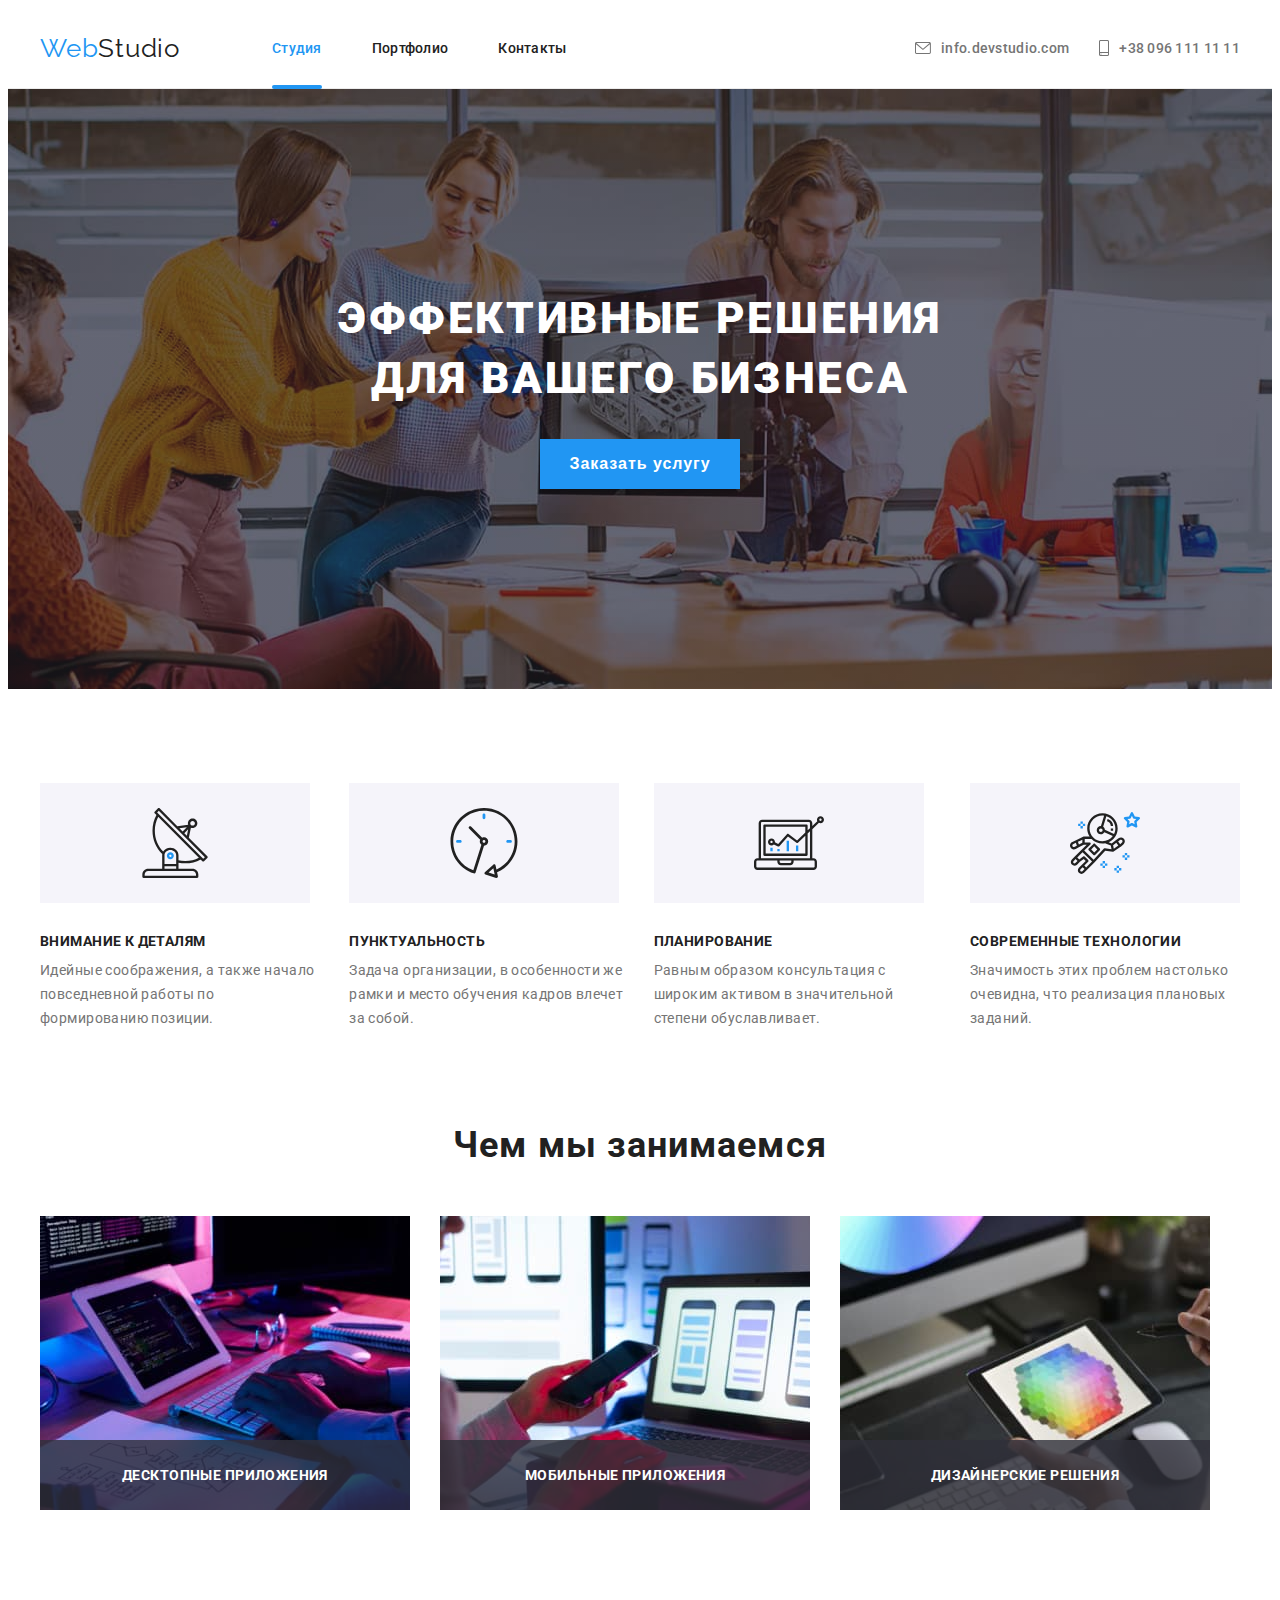
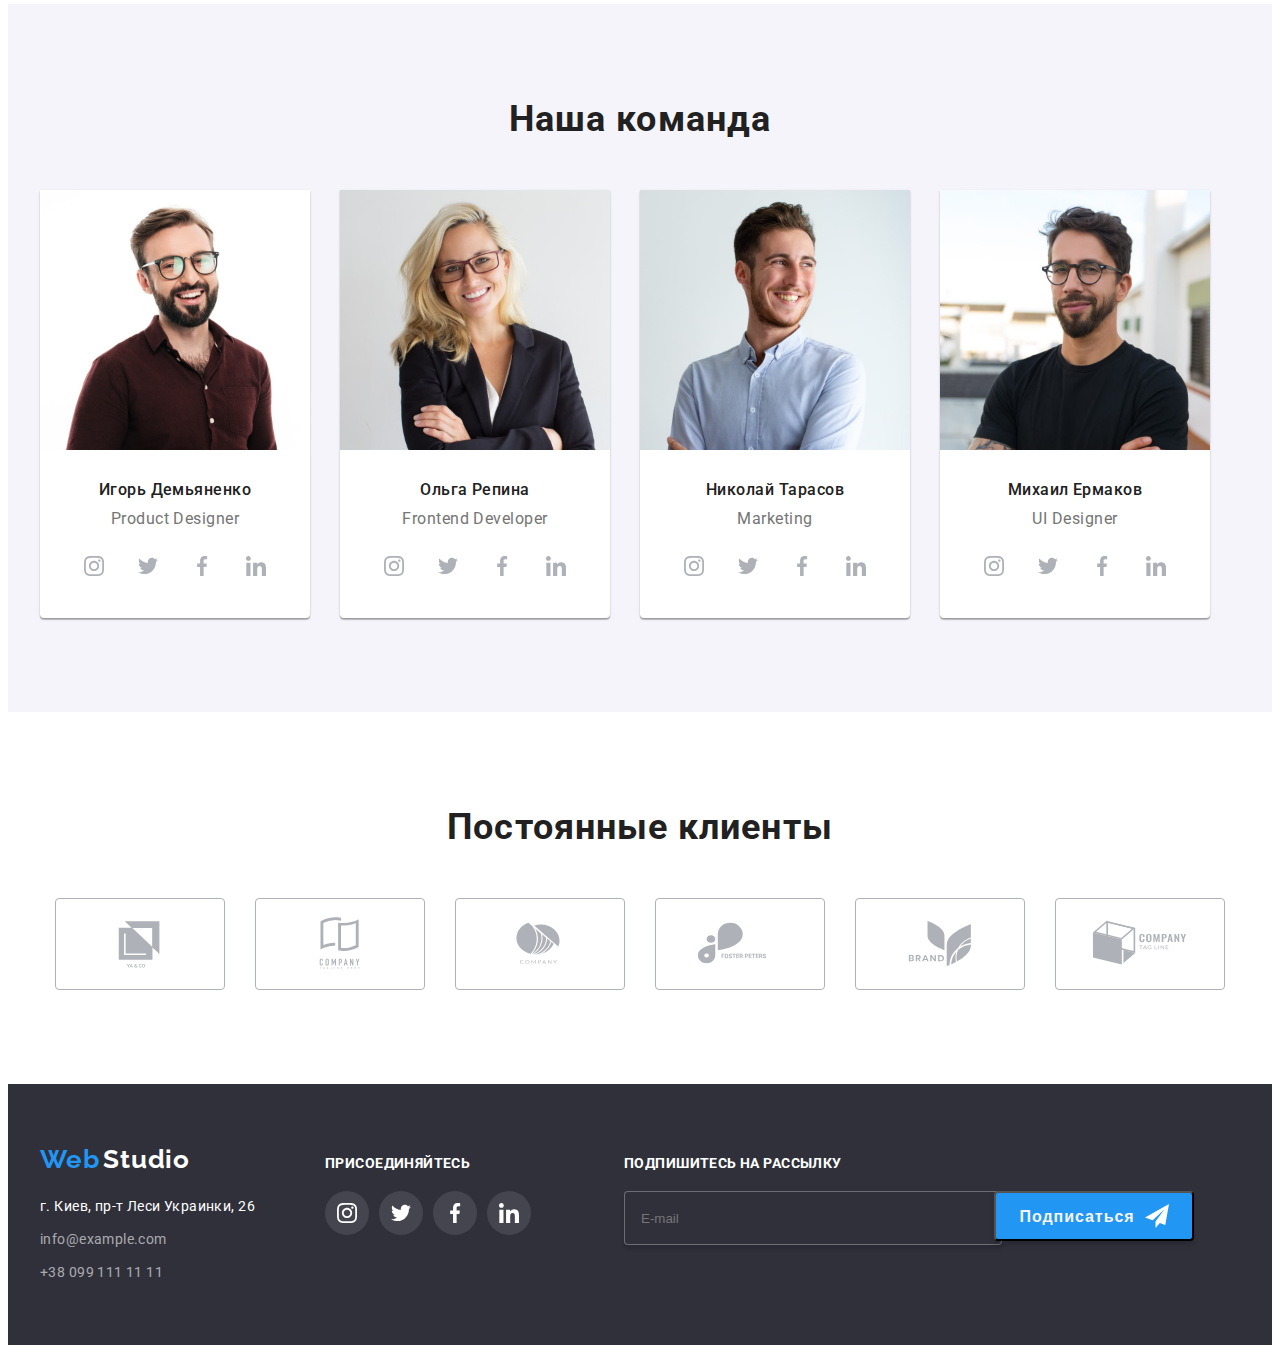
<file: index.html>
<!DOCTYPE html>
<html lang="ru">
<head>
    <meta charset="UTF-8">
    <meta http-equiv="X-UA-Compatible" content="IE=edge">
    <meta name="viewport" content="width=device-width, initial-scale=1.0">
    <link rel="preconnect" href="https://fonts.googleapis.com">
    <link rel="preconnect" href="https://fonts.gstatic.com" crossorigin>
    <link href="https://fonts.googleapis.com/css2?family=Raleway:wght@700&family=Roboto:wght@400;500;700;900&display=swap"
        rel="stylesheet">
    <link rel="stylesheet" href="https://cdnjs.cloudflare.com/ajax/libs/modern-normalize/1.1.0/modern-normalize.min.css"
        integrity="sha512-wpPYUAdjBVSE4KJnH1VR1HeZfpl1ub8YT/NKx4PuQ5NmX2tKuGu6U/JRp5y+Y8XG2tV+wKQpNHVUX03MfMFn9Q=="
        crossorigin="anonymous" referrerpolicy="no-referrer" />
    <link href="./css/styles.css" rel="stylesheet">
    <title>Студия</title>
</head>

<body>
    <!--Шапка-->
<header class="header">
    <div class="container main-nav">
    <nav class="header-nav">
        <a class="header-logo" href="index.html" ><span class="part">Web</span>Studio</a>
    
    <ul class="site-nav">
        <li class="site-nav-item"><a href="index.html" class="link current">Студия</a></li>
        <li class="site-nav-item"><a href="portfolio.html" class="link">Портфолио</a></li>
        <li class="site-nav-item"><a href="" class="link">Контакты</a></li>
    </ul>
    </nav>
    <ul class="auth-nav">
        <li class="auth-nav-item">
        <a class="auth-link" href="mailto:info.devstudio.com"><svg class="auth-link-icon" width="16px" height="12px">
            <use href="./images/icons.svg#icon-envelope"></use>
        </svg><span>info.devstudio.com</span></a></li>
        <li class="auth-nav-item">
        <a class="auth-link" href="tel:+380961111111"><svg class="auth-link-icon" width="10px" height="16px">
        <use href="./images/icons.svg#icon-smartphone"></use></svg> <span>+38 096 111 11 11</span></a></li>
        </ul>
    </div>
</header>
   
    <!--Секция 1--> 
    <main>    
    <section class="hero">
        <div class="container">
            <h1 class="hero-title">Эффективные решения для вашего бизнеса</h1>
            <button type="button" class="button hero-button" data-modal-open>Заказать услугу</button>
            </div>
    </section>

    
    <!--Секция 2-->
    <section class="section">
        <div class="container">
        <h1 class="visually-hidden">Наши преимущества</h1>
        <ul class="features">
        <li class="features-item">
            <div class="features-item-logo"><svg width="70px" height="70px"><use href="./images/icons.svg#icon-antenna"></use></svg></div>
            <h2 class="feature-title">Внимание к деталям</h2>
            <p class="feature-description">Идейные соображения, а также начало повседневной работы по формированию позиции.</p>
        </li>
        <li class="features-item">
            <div class="features-item-logo"><svg width="70px" height="70px"><use href="./images/icons.svg#icon-clock"></use></svg></div>
            <h2 class="feature-title">Пунктуальность</h2>
            <p class="feature-description">Задача организации, в особенности же рамки и место обучения кадров влечет за собой.</p>
        </li>
        <li class="features-item">
            <div class="features-item-logo"><svg width="70px" height="70px"><use href="./images/icons.svg#icon-diagram"></use></svg></div>
            <h2 class="feature-title">Планирование</h2>
            <p class="feature-description">Равным образом консультация с широким активом в значительной степени обуславливает.</p>
        </li>
        <li class="features-item">
            <div class="features-item-logo"><svg width="70px" height="70px"><use href="./images/icons.svg#icon-astronaut"></use></svg></div>
            <h2 class="feature-title">Современные технологии</h2>
            <p class="feature-description">Значимость этих проблем настолько очевидна, что реализация плановых заданий.</p>
        </li>
    </ul>
    </div>
    </section>

    <!--Секция 3-->
    <section class="section work-section">
        <div class="container">
        <h2 class="work-title">Чем мы занимаемся</h2>
        <ul class="work-list">
        <li class="work-list-img"><img src="images/img-1.jpg" alt="программирование" width="370">
        <p class="work-list-item">Десктопные приложения</p>
        </li>
        <li class="work-list-img"><img src="images/img-2.jpg" alt="дизайн и разработка приложений" width="370">
        <p class="work-list-item">Мобильные приложения</p>
        </li>
        <li class="work-list-img"><img src="images/img-3.jpg" alt="веб дизайн" width="370">
        <p class="work-list-item">Дизайнерские решения</p>
        </li>
        </ul>
        </div>
    </section>

    <!--Секция 4-->
    <section class="section section-team ">
        <div class="container">
        <h2 class="section-team-title">Наша команда</h2>
        <ul class="section-team-list" >
        <li class="section-team-item">
            <img class="section-team-img" src="images/photo-1.jpg" alt="сотрудник 1" width="270">
            <div class="section-team-div">
            <h3 class="section-team-name">Игорь Демьяненко</h3>
            <p class="section-team-profession"> Product Designer</p>
            <ul class="section-team-socials">
        <li class="section-team-socials-item"><a class="section-team-socials-link" href=""><svg class="section-team-socials-icon" width="20px" height="20px">
            <use href="./images/icons.svg#icon-instagram"></use></svg></a></li>
        <li class="section-team-socials-item"><a class="section-team-socials-link" href=""><svg class="section-team-socials-icon" width="20px" height="20px">
            <use href="./images/icons.svg#icon-twitter"></use></svg></a></li>
        <li class="section-team-socials-item"><a class="section-team-socials-link" href=""><svg class="section-team-socials-icon" width="20px" height="20px">
            <use href="./images/icons.svg#icon-facebook"></use></svg></a></li>
        <li class="section-team-socials-item"><a class="section-team-socials-link" href=""><svg class="section-team-socials-icon" width="20px" height="20px">
            <use href="./images/icons.svg#icon-linkedin"></use></svg></a></li>
            </ul>
            </div>
        </li >
            <li class="section-team-item">
            <img class="section-team-img" src="images/photo-2.jpg" alt="сотрудник 2" width="270">
            <div class="section-team-div">
            <h3 class="section-team-name">Ольга Репина</h3>
            <p class="section-team-profession">Frontend Developer</p>
            <ul class="section-team-socials">
                <li class="section-team-socials-item"><a class="section-team-socials-link" href=""><svg
                            class="section-team-socials-icon" width="20px" height="20px">
                            <use href="./images/icons.svg#icon-instagram"></use>
                        </svg></a></li>
                <li class="section-team-socials-item"><a class="section-team-socials-link" href=""><svg
                            class="section-team-socials-icon" width="20px" height="20px">
                            <use href="./images/icons.svg#icon-twitter"></use>
                        </svg></a></li>
                <li class="section-team-socials-item"><a class="section-team-socials-link" href=""><svg
                            class="section-team-socials-icon" width="20px" height="20px">
                            <use href="./images/icons.svg#icon-facebook"></use>
                        </svg></a></li>
                <li class="section-team-socials-item"><a class="section-team-socials-link" href=""><svg
                            class="section-team-socials-icon" width="20px" height="20px">
                            <use href="./images/icons.svg#icon-linkedin"></use>
                        </svg></a></li>
            </ul>
            </div>
        </li> 
        <li class="section-team-item">
            <img class="section-team-img" src="images/photo-3.jpg" alt="сотрудник 3" width="270">
            <div class="section-team-div">
            <h3 class="section-team-name">Николай Тарасов</h3>
            <p class="section-team-profession">Marketing</p>
            <ul class="section-team-socials">
                <li class="section-team-socials-item"><a class="section-team-socials-link" href=""><svg
                            class="section-team-socials-icon" width="20px" height="20px">
                            <use href="./images/icons.svg#icon-instagram"></use>
                        </svg></a></li>
                <li class="section-team-socials-item"><a class="section-team-socials-link" href=""><svg
                            class="section-team-socials-icon" width="20px" height="20px">
                            <use href="./images/icons.svg#icon-twitter"></use>
                        </svg></a></li>
                <li class="section-team-socials-item"><a class="section-team-socials-link" href=""><svg
                            class="section-team-socials-icon" width="20px" height="20px">
                            <use href="./images/icons.svg#icon-facebook"></use>
                        </svg></a></li>
                <li class="section-team-socials-item"><a class="section-team-socials-link" href=""><svg
                            class="section-team-socials-icon" width="20px" height="20px">
                            <use href="./images/icons.svg#icon-linkedin"></use>
                        </svg></a></li>
            </ul>
            </div>
        </li>
        <li class="section-team-item">
            <img class="section-team-img" src="images/photo-4.jpg" alt="сотрудник 4" width="270">
            <div class="section-team-div">
            <h3 class="section-team-name">Михаил Ермаков</h3>
            <p class="section-team-profession">UI Designer</p>
            <ul class="section-team-socials">
                <li class="section-team-socials-item"><a class="section-team-socials-link" href=""><svg
                            class="section-team-socials-icon" width="20px" height="20px">
                            <use href="./images/icons.svg#icon-instagram"></use>
                        </svg></a></li>
                <li class="section-team-socials-item"><a class="section-team-socials-link" href=""><svg
                            class="section-team-socials-icon" width="20px" height="20px">
                            <use href="./images/icons.svg#icon-twitter"></use>
                        </svg></a></li>
                <li class="section-team-socials-item"><a class="section-team-socials-link" href=""><svg
                            class="section-team-socials-icon" width="20px" height="20px">
                            <use href="./images/icons.svg#icon-facebook"></use>
                        </svg></a></li>
                <li class="section-team-socials-item"><a class="section-team-socials-link" href=""><svg
                            class="section-team-socials-icon" width="20px" height="20px">
                            <use href="./images/icons.svg#icon-linkedin"></use>
                        </svg></a></li>
            </ul>
            </div>
        </li>
        </ul>
        </div>
    </section>

    <section class="section">
        <div class="container">
            <h2 class="clients-title">Постоянные клиенты</h2>
            <ul class="clients-list">
            <li class="clients-item">
                <a class="clients-link" href=""><svg class="clients-icon" width="106px" height="60px">
                <use href="./images/icons.svg#icon-Logo-1"></use></svg></a>
            </li>
            <li class="clients-item"><a class="clients-link" href=""><svg class="clients-icon" width="106px" height="60px">
                <use href="./images/icons.svg#icon-Logo-2"></use></svg></a>
            </li>
            <li class="clients-item">
                <a class="clients-link" href=""><svg class="clients-icon" width="106px" height="60px">
                <use href="./images/icons.svg#icon-Logo-3"></use></svg></a>
            </li>
            <li class="clients-item">
                <a class="clients-link" href=""><svg class="clients-icon" width="106px" height="60px">
                <use href="./images/icons.svg#icon-Logo-4"></use></svg></a>
            </li>
            <li class="clients-item">
                <a class="clients-link" href=""><svg class="clients-icon" width="106px" height="60px">
                <use href="./images/icons.svg#icon-Logo-5"></use></svg></a>
            </li>
                <li class="clients-item">
                <a class="clients-link" href=""><svg class="clients-icon" width="106px" height="60px">
                <use href="./images/icons.svg#icon-Logo-6"></use></svg></a>
            </li>
            </ul>
        </div>
        </section>
    </main>
    <!--Футер-->
<footer class="footer">
    <div class="container footer-cont">
    <div class="contacts-container">
    <a class="footer-link" href="index.html"><span class="footer-part">Web</span> <span class="footer-logo">Studio</span></a>
    <address class="address">
        <ul class="adress-list">
        <li class="address-item"><a class="main-address" href="https://goo.gl/maps/ChNRFax9xr31JzD28" target="_blank">г. Киев, пр-т Леси Украинки, 26</a></li>
        <li class="address-item"><a class="secondary-address" href="mailto:info@example.com">info@example.com</a></li>
        <li class="address-item"> <a class="thirdly-address" href="tel:+380991111111">+38 099 111 11 11</a></li>
        </ul>
    </address>
    </div>
    <div class="join-container">
    <p class="join-section">Присоединяйтесь</p>
    <ul class="join-section-list">
        <li class="join-section-item"><a class="join-section-link" href=""><svg
                    class="join-section-icon" width="20px" height="20px">
                    <use href="./images/icons.svg#icon-instagram"></use>
                </svg></a></li>
        <li class="join-section-item"><a class="join-section-link" href=""><svg
                    class="join-section-icon" width="20px" height="20px">
                    <use href="./images/icons.svg#icon-twitter"></use>
                </svg></a></li>
        <li class="join-section-item"><a class="join-section-link" href=""><svg
                    class="join-section-icon" width="20px" height="20px">
                    <use href="./images/icons.svg#icon-facebook"></use>
                </svg></a></li>
        <li class="join-section-item"><a class="join-section-link" href=""><svg
                    class="join-section-icon" width="20px" height="20px">
                    <use href="./images/icons.svg#icon-linkedin"></use>
                </svg></a></li>
    </ul>
    </div>
<div class="email-container">
    <p class="email-title">Подпишитесь на рассылку</p>
    <form class="email-form">
        <label for="e-mail"></label>
        <input class="email-input" name="e-mail" type="email" placeholder="E-mail" id="e-mail">
        <button type="submit" class="email-btn">Подписаться <svg class="email-icon-send" width="24px" height="24px">
        <use href="./images/icons.svg#icon-send"></use>
        </svg></button>
    </form>
</div>
</div>
<div class="backdrop is-hidden" data-modal>
    <div class="modal">
        <button class="modal-button" data-modal-close><svg class="modal-icon-close" width="18px" height="18px">
                <use href="./images/icons.svg#icon-close"></use>
            </svg></button>
        <form class="modal-form">
            <p class="modal-title">Оставьте свои данные, мы вам перезвоним</p>
            <div class="form-field">
            <label class="modal-label" for="text">Имя</label>
            <input class="modal-input" type="text" name="name" id="text">
            <svg class="modal-icon" width="18px" height="18px">
                <use href="./images/icons.svg#icon-person"></use>
            </svg>
            </div>

            <div class="form-field">
            <label class="modal-label" for="tel">Телефон</label>
            <input class="modal-input" type="tel" name="tel" id="tel">
            <svg class="modal-icon" width="18px" height="18px">
            <use href="./images/icons.svg#icon-phone"></use>
            </svg>
            </div>
            
             <div class="form-field">
            <label class="modal-label" for="email">Почта</label>
            <input class="modal-input" type="email" name="email" id="email">
            <svg class="modal-icon" width="18px" height="18px">
            <use href="./images/icons.svg#icon-email"></use>
            </svg>
             </div>

             <div class="form-field">
            <label class="modal-label" for="commentaries">Комментарий</label>
            <textarea class="modal-textarea" name="commentaries" id="commentaries" placeholder="Введите текст"></textarea>
            </div>

            <div class="checkbox">
           <label class="checkbox-label" for="agree">
                <input class="checkbox-input" type="checkbox" name="agree" value="agree" id="agree" />
                <span class="check-icon"></span>
                <p class="checkbox-text">Соглашаюсь с рассылкой и принимаю <a class="checkbox-link" href="">Условия договора</a> </p>
            </label>
            </div>

            <div class="modal-send">
            <button type="submit" class="modal-send-button">Отправить</button>
            </div>
        </form>
    </div>
</div>
    </footer>
    <script src="./js/modal.js"></script>
</body>
</html>
</file>
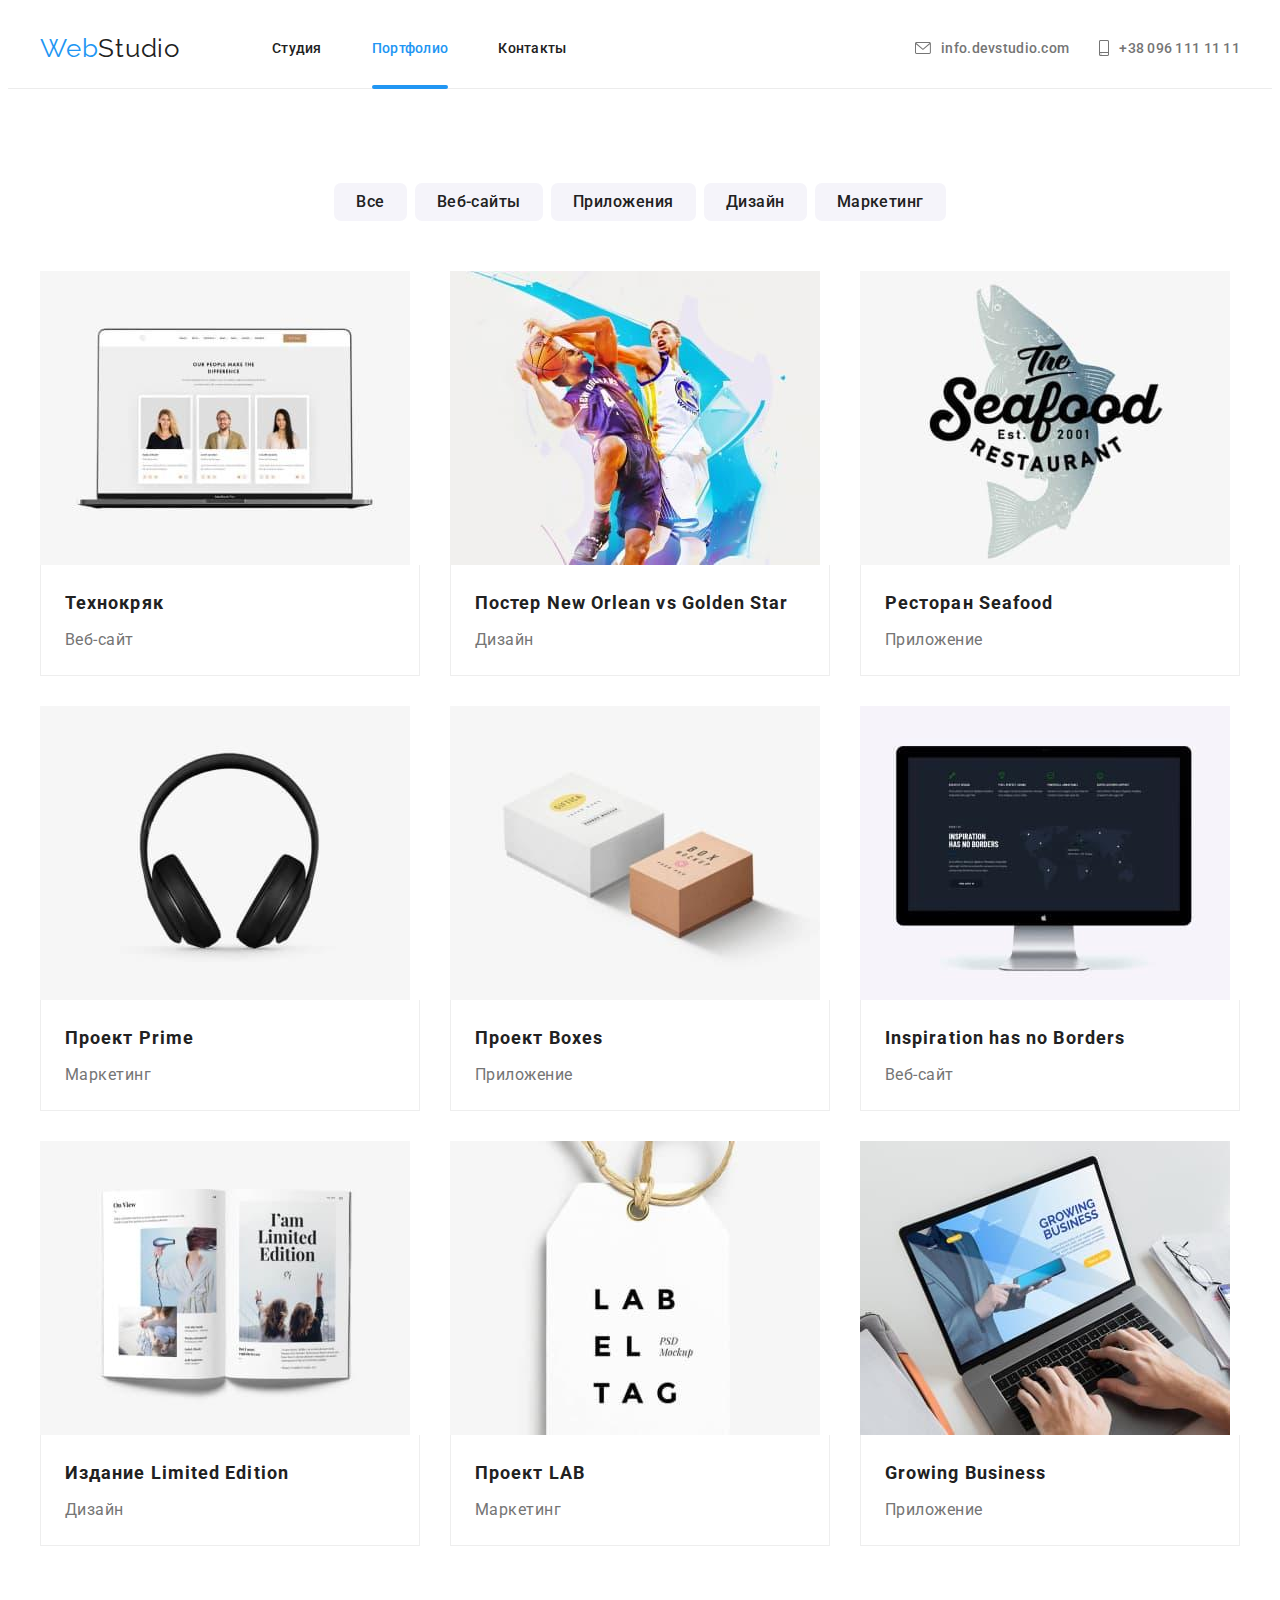
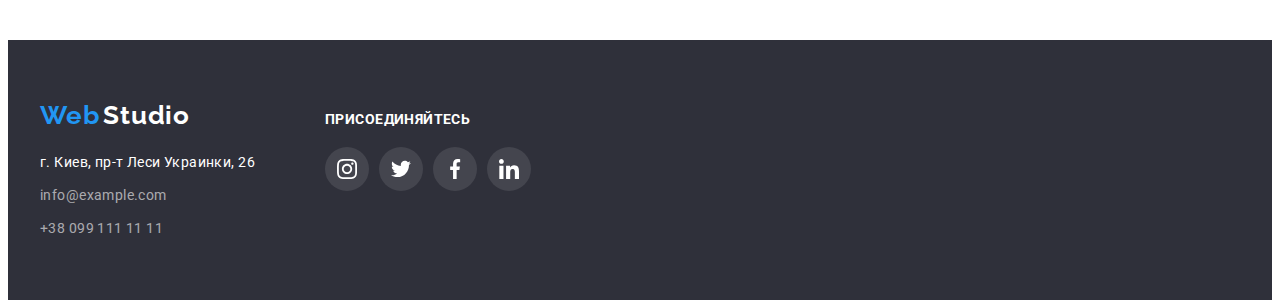
<file: portfolio.html>
<!DOCTYPE html>
<html lang="ru">
<head>
    <meta charset="UTF-8">
    <meta http-equiv="X-UA-Compatible" content="IE=edge">
    <meta name="viewport" content="width=device-width, initial-scale=1.0">
    <link rel="preconnect" href="https://fonts.googleapis.com">
    <link rel="preconnect" href="https://fonts.gstatic.com" crossorigin>
    <link
        href="https://fonts.googleapis.com/css2?family=Raleway:wght@700&family=Roboto:wght@400;500;700;900&display=swap"
        rel="stylesheet">
    <link rel="stylesheet" href="https://cdnjs.cloudflare.com/ajax/libs/modern-normalize/1.1.0/modern-normalize.min.css"
        integrity="sha512-wpPYUAdjBVSE4KJnH1VR1HeZfpl1ub8YT/NKx4PuQ5NmX2tKuGu6U/JRp5y+Y8XG2tV+wKQpNHVUX03MfMFn9Q=="
        crossorigin="anonymous" referrerpolicy="no-referrer" />
    <link href="./css/styles.css" rel="stylesheet">
    <title>Портфолио</title>
</head>
<body>
<header class="header">
    <div class="container main-nav">
        <nav class="header-nav">
            <a class="header-logo" href="index.html"><span class="part">Web</span>Studio</a>

            <ul class="site-nav">
                <li class="site-nav-item"><a href="index.html" class="link">Студия</a></li>
                <li class="site-nav-item"><a href="portfolio.html" class="link current">Портфолио</a></li>
                <li class="site-nav-item"><a href="" class="link">Контакты</a></li>
            </ul>
        </nav>
        <ul class="auth-nav">

            <li class="auth-nav-item">
                <a class="auth-link" href="mailto:info.devstudio.com"><svg class="auth-link-icon" width="16px"
                        height="12px">
                        <use href="./images/icons.svg#icon-envelope"></use>
                    </svg><span>info.devstudio.com</span></a>
            </li>
            <li class="auth-nav-item">
                <a class="auth-link" href="tel:+380961111111"><svg class="auth-link-icon" width="10px" height="16px">
                        <use href="./images/icons.svg#icon-smartphone"></use>
                    </svg> <span>+38 096 111 11 11</span></a>
            </li>
        </ul>
    </div>
</header>
    
    <main>
    <!--Секция 1-->
    <section class="section">
        <div class="container">
        <h1 class="visually-hidden">Проекты</h1>
        
        <ul class="buttons-list">
            <li class="button-list-flex"><button type="button" class="button-item">Все</button></li>
            <li class="button-list-flex"><button type="button" class="button-item">Веб-сайты</button></li>
            <li class="button-list-flex"><button type="button" class="button-item">Приложения</button></li>
            <li class="button-list-flex"><button type="button" class="button-item">Дизайн</button></li>
            <li class="button-list-flex"><button type="button" class="button-item">Маркетинг</button></li>
        </ul>

    
        <ul class="projects">
            <li class="projects-list">
                <a class="projects-link" href="">
                <div class="projects-div">
                <img src="./images-2/image1.jpg" alt="Проект 1" width="370">
                <p class="projects-description">Технокряк это современная площадка распространения коронавируса. Компании используют эту платформу для цифрового
                шпионажа и атак на защищённые сервера конкурентов.</p>
                </div>
                <div class="projects-card">
                 <h2 class="projects-title">Технокряк</h2>
                 <p class="projects-item">Веб-сайт</p>
                 </div>
                </a>
            </li>
            <li class="projects-list">
                <a class="projects-link" href="">
                <div class="projects-div">
                <img  class="projects-img" src="./images-2/image2.jpg" alt="Проект 2" width="370">
                <p class="projects-description">Технокряк это современная площадка распространения коронавируса. Компании используют эту
                    платформу для цифрового
                    шпионажа и атак на защищённые сервера конкурентов.</p>
                </div>
                <div class="projects-card">
                <h2 class="projects-title">Постер New Orlean vs Golden Star</h2>
                <p class="projects-item">Дизайн</p>
                </div>
                </a>
            </li>
            <li class="projects-list">
                <a class="projects-link" href="">
                <div class="projects-div">
                <img class="projects-img" src="./images-2/image3.jpg" alt="Проект 3" width="370">
                <p class="projects-description">Технокряк это современная площадка распространения коронавируса. Компании используют эту
                    платформу для цифрового
                    шпионажа и атак на защищённые сервера конкурентов.</p>
                </div>
                <div class="projects-card">
                <h2 class="projects-title">Ресторан Seafood</h2>
                <p class="projects-item">Приложение</p>
                </div>
                </a>
            </li>
            <li class="projects-list">
                <a class="projects-link" href="">
                <div class="projects-div">
                <img class="projects-img" src="./images-2/image4.jpg" alt="Проект 4" width="370">
                <p class="projects-description">Технокряк это современная площадка распространения коронавируса. Компании используют эту
                    платформу для цифрового
                    шпионажа и атак на защищённые сервера конкурентов.</p>
                </div>
                <div class="projects-card">
                <h2 class="projects-title">Проект Prime</h2>
                <p class="projects-item">Маркетинг</p>
                </div>
                </a>
            </li>
            <li class="projects-list">
                <a class="projects-link" href="">
                <div class="projects-div">
                <img class="projects-img" src="./images-2/image5.jpg" alt="Проект 5" width="370">
                <p class="projects-description">Технокряк это современная площадка распространения коронавируса. Компании используют эту
                    платформу для цифрового
                    шпионажа и атак на защищённые сервера конкурентов.</p>
                </div>
                <div class="projects-card">
                <h2 class="projects-title">Проект Boxes</h2>
                <p class="projects-item">Приложение</p>
                </div>
                </a>
            </li>
            <li class="projects-list">
                <a class="projects-link" href="">
                <div class="projects-div">
                <img class="projects-img" src="./images-2/image6.jpg" alt="Проект 6" width="370">
                <p class="projects-description">Технокряк это современная площадка распространения коронавируса. Компании используют эту
                    платформу для цифрового
                    шпионажа и атак на защищённые сервера конкурентов.</p>
                </div>
                <div class="projects-card">
                <h2 class="projects-title">Inspiration has no Borders</h2>
                <p class="projects-item">Веб-сайт</p>
                </div>
                </a>
            </li>
            <li class="projects-list">
                <a class="projects-link" href="">
                <div class="projects-div">
                <img class="projects-img" src="./images-2/image7.jpg" alt="Проект 7" width="370">
                <p class="projects-description">Технокряк это современная площадка распространения коронавируса. Компании используют эту
                    платформу для цифрового
                    шпионажа и атак на защищённые сервера конкурентов.</p>
                </div>
                <div class="projects-card">
                <h2 class="projects-title">Издание Limited Edition</h2>
                <p class="projects-item">Дизайн</p>
                </div>
                </a>
            </li>
            <li class="projects-list">
                <a class="projects-link" href="">
                <div class="projects-div">
                <img  class="projects-img" src="./images-2/image8.jpg" alt="Проект 8" width="370">
                <p class="projects-description">Технокряк это современная площадка распространения коронавируса. Компании используют эту
                    платформу для цифрового
                    шпионажа и атак на защищённые сервера конкурентов.</p>
                </div>
                <div class="projects-card">
                <h2 class="projects-title">Проект LAB</h2>
                <p class="projects-item">Маркетинг</p>
                </div>
                </a>
            </li>
            <li class="projects-list">
                <a class="projects-link" href="">
                <div class="projects-div">
                <img class="projects-img" src="./images-2/image9.jpg" alt="Проект 9" width="370">
                <p class="projects-description">Технокряк это современная площадка распространения коронавируса. Компании используют эту
                    платформу для цифрового
                    шпионажа и атак на защищённые сервера конкурентов.</p>
                </div>
                <div class="projects-card">
                <h2 class="projects-title">Growing Business</h2>
                <p class="projects-item">Приложение</p>
                </div>
                </a>
            </li>
        </ul>
        </div>
    </section>
    </main>
<!--Футер-->
<footer class="footer">
    <div class="container footer-cont">
        <div class="contacts-container">
            <a class="footer-link" href="index.html"><span class="footer-part">Web</span> <span
                    class="footer-logo">Studio</span></a>
            <address class="address">
                <ul class="adress-list">
                    <li class="address-item"><a class="main-address" href="https://goo.gl/maps/ChNRFax9xr31JzD28"
                            target="_blank">г. Киев, пр-т Леси Украинки, 26</a></li>
                    <li class="address-item"><a class="secondary-address"
                            href="mailto:info@example.com">info@example.com</a></li>
                    <li class="address-item"> <a class="thirdly-address" href="tel:+380991111111">+38 099 111 11 11</a>
                    </li>
                </ul>
            </address>
        </div>
        <div class="join-container">
            <p class="join-section">Присоединяйтесь</p>
            <ul class="join-section-list">
                <li class="join-section-item"><a class="join-section-link" href=""><svg class="join-section-icon"
                            width="20px" height="20px">
                            <use href="./images/icons.svg#icon-instagram"></use>
                        </svg></a></li>
                <li class="join-section-item"><a class="join-section-link" href=""><svg class="join-section-icon"
                            width="20px" height="20px">
                            <use href="./images/icons.svg#icon-twitter"></use>
                        </svg></a></li>
                <li class="join-section-item"><a class="join-section-link" href=""><svg class="join-section-icon"
                            width="20px" height="20px">
                            <use href="./images/icons.svg#icon-facebook"></use>
                        </svg></a></li>
                <li class="join-section-item"><a class="join-section-link" href=""><svg class="join-section-icon"
                            width="20px" height="20px">
                            <use href="./images/icons.svg#icon-linkedin"></use>
                        </svg></a></li>
            </ul>
        </div>
    </div>

</footer>
</body>
</html>
</file>
<file: css/styles.css>
:root {
  --primary-text-color: rgba(33, 33, 33, 1);
  --secondary-text-color: rgba(117, 117, 117, 1);
  --accent-color: rgba(33, 150, 243, 1);
  --primary-white-color: rgba(255, 255, 255, 1);
  --footer-color: rgba(47, 48, 58, 1);
  --secondary-bgc: #f5f4fa;
}
p,
h1,
h2,
h3,
h4,
h5,
h6 {
  margin: 0;
}

ul {
  margin: 0;
  padding: 0;
  list-style: none;
}
button {
  cursor: pointer;
}
img {
  display: block;
  max-width: 100%;
}

body {
  background-color: var(--primary-white-color);
  color: var(--primary-text-color);
  font-family: Roboto, sans-serif;
}

.container {
  width: 1200px;
  padding-left: 15px;
  padding-right: 15px;
  margin: 0 auto;
}
.visually-hidden {
  position: absolute;
  clip: rect(0 0 0 0);
  width: 1px;
  height: 1px;
  margin: -1px;
}
.header {
  border-bottom: 1px solid #ececec;
}
.main-nav {
  display: flex;
  align-items: center;
}
.header-nav {
  display: flex;
  align-items: center;
}
.header-logo {
  color: var(--primary-text-color);
  text-decoration: none;
  font-family: Raleway, sans-serif;
  font-size: 26px;
  line-height: 1.19;
  letter-spacing: 0.03em;
}

.part {
  color: var(--accent-color);
  font-family: Raleway, sans-serif;
}
.link {
  display: block;
  position: relative;
  padding-top: 32px;
  padding-bottom: 32px;

  text-decoration: none;
  color: var(--primary-text-color);
  font-weight: 500;
  font-size: 14px;
  line-height: calc(16 / 14);
  letter-spacing: 0.02em;
  transition: color 250ms cubic-bezier(0.4, 0, 0.2, 1);
}
.current {
  color: var(--accent-color);
}
.current::after {
  content: "";
  position: absolute;
  display: block;
  width: 100%;
  height: 4px;
  bottom: -1px;
  background: #2196f3;
  border-radius: 2px;
}

.site-nav {
  display: flex;
  margin-left: 92px;
}
.site-nav-item:not(:last-child) {
  margin-right: 50px;
}

.link:hover,
.link:focus {
  color: var(--accent-color);
}
.auth-nav {
  display: flex;
  margin-left: auto;
}
/* .auth-nav-item {
  display: flex;
} */
.auth-nav-item:not(:last-child) {
  margin-right: 30px;
}
.auth-link {
  display: flex;
  justify-content: center;
  align-items: center;
  padding-top: 32px;
  padding-bottom: 32px;
  text-decoration: none;
  color: var(--secondary-text-color);
  font-weight: 500;
  font-size: 14px;
  line-height: calc(16 / 14);
  letter-spacing: 0.02em;
  transition: color 250ms cubic-bezier(0.4, 0, 0.2, 1);
}
.auth-link-icon {
  margin-right: 10px;
  fill: currentColor;
}
.auth-link:hover,
.auth-link:focus {
  color: var(--accent-color);
}

/* СТОРІНКА 1 */
/* секція 1 */
.section {
  padding-top: 94px;
  padding-bottom: 94px;
}
.hero {
  max-width: 1600px;
  margin-right: auto;
  margin-left: auto;
  padding: 200px 0;
  background-color: var(--footer-color);
  background-image: linear-gradient(
      rgba(47, 48, 58, 0.4),
      rgba(47, 48, 58, 0.4)
    ),
    url(../images/hero.jpg);
  background-repeat: no-repeat;
  background-position: center;
  background-size: cover;
  text-align: center;
}
.hero-title {
  width: 696px;
  margin-left: auto;
  margin-right: auto;
  color: var(--primary-white-color);
  font-weight: 900;
  font-size: 44px;
  line-height: 1.36;
  text-align: center;
  letter-spacing: 0.06em;
  text-transform: uppercase;
  margin-bottom: 30px;
}

.hero-button {
  color: var(--primary-white-color);
  background-color: rgb(33, 150, 243);
  font-weight: 700;
  font-size: 16px;
  line-height: 1.87;
  letter-spacing: 0.06em;
  width: 200px;
  height: 50px;
  box-shadow: 0px 4px 4px rgba(0, 0, 0, 0.15);
  border: transparent;
  transition: background-color 250ms cubic-bezier(0.4, 0, 0.2, 1);
}
.hero-button:hover,
.hero-button:focus {
  background-color: rgb(24, 140, 232);
}
/* секція 2 */
.features {
  display: flex;
}
.features-item:not(:last-child) {
  margin-right: 30px;
}
.features-item-logo {
  display: inline-flex;
  justify-content: center;
  align-items: center;
  width: 270px;
  height: 120px;
  background-color: #f5f4fa;
  margin-bottom: 30px;
}
.feature-title {
  font-weight: 700;
  font-size: 14px;
  line-height: calc(16 / 14);
  letter-spacing: 0.03em;
  text-transform: uppercase;
  margin-bottom: 10px;
}
.feature-description {
  color: var(--secondary-text-color);
  font-size: 14px;
  line-height: 1.71;
  letter-spacing: 0.03em;
}

/* секція 3 */
.work-section {
  padding-top: 0;
}
.work-title {
  font-weight: 700;
  font-size: 36px;
  line-height: calc(42 / 36);
  text-align: center;
  letter-spacing: 0.03em;
  margin-bottom: 50px;
}
.work-list {
  display: flex;
}
.work-list-img {
  position: relative;
}
.work-list-img:not(:last-child) {
  margin-right: 30px;
}
.work-list-item {
  position: absolute;
  width: 100%;
  height: 70px;
  bottom: 0;
  display: flex;
  justify-content: center;
  align-items: center;
  font-weight: bold;
  font-size: 14px;
  line-height: 16px;
  letter-spacing: 0.03em;
  text-transform: uppercase;
  color: #ffffff;
  background: rgba(47, 48, 58, 0.8);
}
/* секція 4 */
.section-team {
  background-color: rgba(245, 244, 250, 1);
}
.section-team-title {
  font-weight: bold;
  font-size: 36px;
  line-height: calc(42 / 36);
  text-align: center;
  letter-spacing: 0.03em;
  color: var(--primary-text-color);
  margin-bottom: 50px;
}
.section-team-list {
  display: flex;
}
.section-team-item {
  background-color: #ffffff;
  box-shadow: 0px 1px 3px rgba(0, 0, 0, 0.12), 0px 1px 1px rgba(0, 0, 0, 0.14),
    0px 2px 1px rgba(0, 0, 0, 0.2);
  border-radius: 0px 0px 4px 4px;
}
.section-team-item:not(:last-child) {
  margin-right: 30px;
}
.section-team-div {
  padding: 30px 0;
}
.section-team-name {
  font-weight: 500;
  font-size: 16px;
  line-height: 19 / 16;
  text-align: center;
  letter-spacing: 0.03em;
  color: var(--primary-text-color);
  margin-bottom: 10px;
}
.section-team-profession {
  font-weight: normal;
  font-size: 16px;
  line-height: calc(19 / 16);
  text-align: center;
  letter-spacing: 0.03em;
  color: #757575;
  margin-bottom: 16px;
}

.section-team-socials-item + .section-team-socials-item {
  margin-left: 10px;
}
.section-team-socials {
  display: flex;
  justify-content: center;
}
.section-team-socials-link {
  width: 44px;
  height: 44px;
  display: flex;
  justify-content: center;
  align-items: center;
  background-color: rgba(255, 255, 255, 1);
  color: rgba(175, 177, 184, 1);
  transition: background-color 250ms cubic-bezier(0.4, 0, 0.2, 1),
    color 250ms cubic-bezier(0.4, 0, 0.2, 1),
    border-radius 250ms cubic-bezier(0.4, 0, 0.2, 1);
}

.section-team-socials-icon {
  fill: currentColor;
}

.section-team-socials-link:hover,
.section-team-socials-link:focus {
  background-color: rgba(33, 150, 243, 1);
  color: rgba(255, 255, 255, 1);
  border-radius: 50%;
}

/* Постоянные клиенты */
.clients-title {
  text-align: center;
  margin-bottom: 50px;
  font-weight: bold;
  font-size: 36px;
  line-height: calc(42 / 36);
  letter-spacing: 0.03em;
}
.clients-list {
  display: flex;
  justify-content: center;
  align-items: center;
}
/* .clients-item {
  color: rgba(175, 177, 184, 1);
} */
.clients-item + .clients-item {
  margin-left: 30px;
}
.clients-link {
  display: flex;
  justify-content: center;
  align-items: center;
  width: 170px;
  height: 92px;
  border: 1px solid #afb1b8;
  box-sizing: border-box;
  border-radius: 4px;
  fill: rgba(175, 177, 184, 1);
  transition: fill 250ms cubic-bezier(0.4, 0, 0.2, 1),
    border-color 250ms cubic-bezier(0.4, 0, 0.2, 1);
}

.clients-icon {
  color: currentColor;
}

.clients-link:hover,
.clients-link:focus {
  fill: rgba(33, 150, 243, 1);
  border-color: var(--accent-color);
}

/* СТОРІНКА 2 */
/* секція 1 */
.buttons-list {
  margin-bottom: 50px;
  display: flex;
  justify-content: center;
}

.button-item {
  padding: 6px 22px;
  font-family: inherit;
  font-weight: 500;
  color: var(--primary-text-color);
  background-color: var(--secondary-bgc);
  font-size: 16px;
  line-height: 1.62;
  border: 0px;
  border-radius: 7px;
  letter-spacing: 0.03em;
  color: #212121;
  display: flex;
  transition: background-color 250ms cubic-bezier(0.4, 0, 0.2, 1),
    color 250ms cubic-bezier(0.4, 0, 0.2, 1),
    box-shadow 250ms cubic-bezier(0.4, 0, 0.2, 1);
}

.button-item:hover,
.button-item:focus {
  background-color: var(--accent-color);
  color: var(--secondary-bgc);
  box-shadow: 0px 3px 1px rgba(0, 0, 0, 0.1), 0px 1px 2px rgba(0, 0, 0, 0.08),
    0px 2px 2px rgba(0, 0, 0, 0.12);
}
.button-list-flex:not(:last-child) {
  margin-right: 8px;
}

.projects {
  display: flex;
  flex-wrap: wrap;
  margin-left: -30px;
  margin-bottom: -30px;
}
.projects-list {
  width: calc((100% / 3) - 30px);
  margin-left: 30px;
  margin-bottom: 30px;
}
.projects-link {
  display: block;
  text-decoration: none;
  transition: 250ms cubic-bezier(0.4, 0, 0.2, 1);
}

.projects-link:hover .projects-description,
.projects-link:focus .projects-description {
  transform: translateY(0);
  box-shadow: 0px 1px 1px rgba(0, 0, 0, 0.12), 0px 4px 4px rgba(0, 0, 0, 0.06),
    1px 4px 6px rgba(0, 0, 0, 0.16);
}
.projects-div {
  position: relative;
  overflow: hidden;
}
.projects-description {
  position: absolute;
  transform: translateY(100%);
  top: 0;
  left: 0;
  width: 100%;
  height: 100%;

  padding: 63px 24px;
  font-size: 18px;
  line-height: 1.56;
  letter-spacing: 0.03em;
  color: #ffffff;
  background-color: rgba(33, 150, 243, 0.9);
  transition: transform 250ms cubic-bezier(0.4, 0, 0.2, 1);
}

.projects-card {
  padding: 20px 24px;
  border-left: 1px solid rgba(238, 238, 238, 1);
  border-bottom: 1px solid rgba(238, 238, 238, 1);
  border-right: 1px solid rgba(238, 238, 238, 1);
}

.projects-title {
  font-weight: bold;
  font-size: 18px;
  line-height: calc(36 / 18);
  letter-spacing: 0.06em;
  color: var(--primary-text-color);
  margin-bottom: 4px;
}
.projects-item {
  font-size: 16px;
  line-height: 1.87;
  letter-spacing: 0.03em;
  color: #757575;
}

/* футер */
.footer {
  background-color: var(--footer-color);
  padding: 60px 0;
}

.footer-cont {
  display: flex;
  align-items: baseline;
}
/* .contacts-container {
} */
.join-container {
  margin-left: 70px;
}
.footer-link {
  text-decoration: none;
  display: block;
  margin-bottom: 20px;
}
.footer-part {
  text-decoration: none;
  font-family: "Raleway", sans-serif;
  font-weight: bold;
  font-size: 26px;
  line-height: calc(31 / 26);
  letter-spacing: 0.03em;
  color: var(--accent-color);
}
.footer-logo {
  text-decoration: none;
  font-family: "Raleway", sans-serif;
  font-weight: bold;
  font-size: 26px;
  line-height: calc(31 / 26);
  letter-spacing: 0.03em;
  color: var(--primary-white-color);
}
.address {
  display: block;
}
.address-item:not(:last-child) {
  margin-bottom: 9px;
}
.main-address {
  font-style: normal;
  text-decoration: none;
  color: var(--primary-white-color);
  font-size: 14px;
  line-height: 1.71;
  letter-spacing: 0.03em;
  transition: color 250ms cubic-bezier(0.4, 0, 0.2, 1);
}
.main-address:hover,
.main-address:focus {
  color: var(--accent-color);
}

.secondary-address {
  font-style: normal;
  text-decoration: none;
  color: rgba(255, 255, 255, 0.6);
  font-size: 14px;
  line-height: 1.71;
  letter-spacing: 0.03em;
  transition: color 250ms cubic-bezier(0.4, 0, 0.2, 1);
}
.thirdly-address {
  font-style: normal;
  text-decoration: none;
  color: rgba(255, 255, 255, 0.6);
  font-size: 14px;
  line-height: 1.71;
  letter-spacing: 0.03em;
  transition: color 250ms cubic-bezier(0.4, 0, 0.2, 1);
}
.secondary-address:hover,
.secondary-address:focus {
  color: var(--accent-color);
}
.thirdly-address:hover,
.thirdly-address:focus {
  color: var(--accent-color);
}
.join-section {
  font-weight: bold;
  font-size: 14px;
  line-height: calc(16 / 14);
  letter-spacing: 0.03em;
  text-transform: uppercase;
  color: #ffffff;
  margin-bottom: 20px;
}

.join-section-list {
  display: flex;
  justify-content: center;
}
.join-section-item + .join-section-item {
  margin-left: 10px;
}
.join-section-link {
  width: 44px;
  height: 44px;
  display: flex;
  justify-content: center;
  align-items: center;
  background-color: rgba(255, 255, 255, 0.1);
  color: rgba(255, 255, 255, 1);
  border-radius: 50%;
  transition: background-color 250ms cubic-bezier(0.4, 0, 0.2, 1),
    color 250ms cubic-bezier(0.4, 0, 0.2, 1),
    border-radius 250ms cubic-bezier(0.4, 0, 0.2, 1);
}
.join-section-icon {
  fill: currentColor;
}

.join-section-link:hover,
.join-section-link:focus {
  background-color: rgba(33, 150, 243, 1);
  color: rgba(255, 255, 255, 1);
  border-radius: 50%;
}

.email-container {
  margin-left: 93px;
  width: 570px;
  position: relative;
}

.email-title {
  font-weight: bold;
  font-size: 14px;
  line-height: calc(16 / 14);
  letter-spacing: 0.03em;
  text-transform: uppercase;
  color: var(--primary-white-color);
  margin-bottom: 20px;
}
.email-input {
  position: absolute;
  width: 358px;
  height: 50px;
  border: 1px solid rgba(255, 255, 255, 0.3);
  box-shadow: 0px 4px 4px rgba(0, 0, 0, 0.15);
  border-radius: 4px;
  background-color: #2f303a;
  padding-left: 16px;
  color: rgba(255, 255, 255, 0.6);
}
.email-btn {
  position: absolute;
  left: 370px;
  width: 200px;
  height: 50px;
  background-color: var(--accent-color);
  box-shadow: 0px 4px 4px rgba(0, 0, 0, 0.15);
  border-radius: 4px;
  font-weight: bold;
  font-size: 16px;
  line-height: 1.87;
  display: flex;
  justify-content: center;
  align-items: center;
  letter-spacing: 0.06em;
  color: var(--secondary-bgc);
}

.email-icon-send {
  margin-left: 10px;
}

/* Модалка */
.backdrop {
  position: fixed;
  top: 0;
  left: 0;
  width: 100%;
  height: 100%;
  background-color: rgba(0, 0, 0, 0.2);
  opacity: 1;
  transition: opacity 250ms cubic-bezier(0.4, 0, 0.2, 1);
}
.backdrop.is-hidden {
  visibility: visible;
  opacity: 0;
  pointer-events: none;
}
.backdrop.is-hidden .modal {
  transform: scale(0.6) translate(-50%, -50%);
}

.modal {
  position: absolute;
  top: 50%;
  left: 50%;
  width: 528px;
  height: 581px;
  background: #ffffff;
  box-shadow: 0px 1px 3px rgba(0, 0, 0, 0.12), 0px 1px 1px rgba(0, 0, 0, 0.14),
    0px 2px 1px rgba(0, 0, 0, 0.2);
  border-radius: 4px;
  transform: scale(1) translate(-50%, -50%);
  transition: 250ms cubic-bezier(0.4, 0, 0.2, 1);
}

.modal-button {
  position: absolute;
  top: 0;
  right: 0;
  margin-top: 8px;
  margin-right: 8px;
  height: 30px;
  background: #ffffff;
  border: 1px solid rgba(0, 0, 0, 0.1);
  border-radius: 50%;
}
.modal-icon-close {
  display: flex;
  justify-content: center;
  align-items: center;
  transition: fill 250ms cubic-bezier(0.4, 0, 0.2, 1);
}
.modal-icon-close:hover,
.modal-icon-close:focus {
  fill: #2196f3;
}
.modal-form {
  color: #212121;
}
.modal-title {
  font-weight: bold;
  font-size: 20px;
  line-height: calc(23 / 20);
  text-align: center;
  letter-spacing: 0.03em;
  color: #212121;
  margin-top: 40px;
  margin-bottom: 12px;
}

.form-field {
  position: relative;
  margin-left: auto;
  margin-right: auto;
  margin-bottom: 10px;
  width: 448px;
}
.modal-label {
  margin-bottom: 4px;
  font-size: 12px;
  line-height: calc(14 / 12);
  letter-spacing: 0.01em;
  color: #757575;
}

.modal-input {
  color: #212121;
  display: block;
  width: 448px;
  height: 40px;
  border: 1px solid rgba(33, 33, 33, 0.2);
  border-radius: 4px;
  padding-left: 32px;
  transition: border 250ms cubic-bezier(0.4, 0, 0.2, 1);
}

.modal-icon {
  fill: currentColor;
  position: absolute;
  display: flex;
  top: 50%;
  margin-left: 12px;
  transition: fill 250ms cubic-bezier(0.4, 0, 0.2, 1);
}

.modal-input:focus {
  outline-color: #2196f3;
}

.modal-input:focus + .modal-icon {
  fill: #2196f3;
}

.modal-textarea {
  display: block;
  width: 100%;
  height: 120px;
  border: 1px solid rgba(33, 33, 33, 0.2);
  border-radius: 4px;
  padding: 12px 16px 12px 16px;
  resize: none;
  margin-bottom: 20px;

  font-size: 12px;
  line-height: calc(14 / 12);
  letter-spacing: 0.01em;
  color: rgba(117, 117, 117, 0.5);
  transition: outline-color 250ms cubic-bezier(0.4, 0, 0.2, 1);
}

.modal-textarea:focus {
  outline-color: #188ce8;
}

.checkbox {
  display: flex;
  justify-content: center;
  align-items: center;
  /* margin-left: 52px;
  margin-right: 51px; */
  margin-bottom: 30px;
}
.checkbox-label {
  display: flex;
  justify-content: center;
  align-items: center;
}

.checkbox-input {
  display: block;
  margin-right: 8px;
}

.check-icon {
  display: block;
  width: 16px;
  height: 15px;
  margin-right: 8px;
  border: 2px solid #212121;
  border-radius: 4px;
}
.checkbox-input:checked + .check-icon {
  border-radius: 2px;
  border: 2px solid #2196f3;
  background-color: rgba(33, 150, 243, 1);
  background-image: url(../images/);
}
.checkbox-text {
  font-size: 14px;
  line-height: 1.71;
  letter-spacing: 0.03em;
  color: #757575;
}
.checkbox-link {
  font-size: 14px;
  line-height: 1.71;
  letter-spacing: 0.03em;
  text-decoration-line: underline;
  color: #2196f3;
}

.modal-send {
  display: flex;
  justify-content: center;
  align-items: center;
}
.modal-send-button {
  display: flex;
  justify-content: center;
  text-align: center;
  align-items: center;
  width: 200px;
  height: 50px;
  background: #2196f3;
  box-shadow: 0px 4px 4px rgba(0, 0, 0, 0.15);
  border-radius: 4px;

  font-weight: bold;
  font-size: 16px;
  line-height: 1.87;
  letter-spacing: 0.06em;
  color: #ffffff;
  transition: background 250ms cubic-bezier(0.4, 0, 0.2, 1);
}

.modal-send-button:hover,
.modal-send-button:focus {
  background: #188ce8;
  box-shadow: 0px 4px 4px rgba(0, 0, 0, 0.25);
}
</file>
